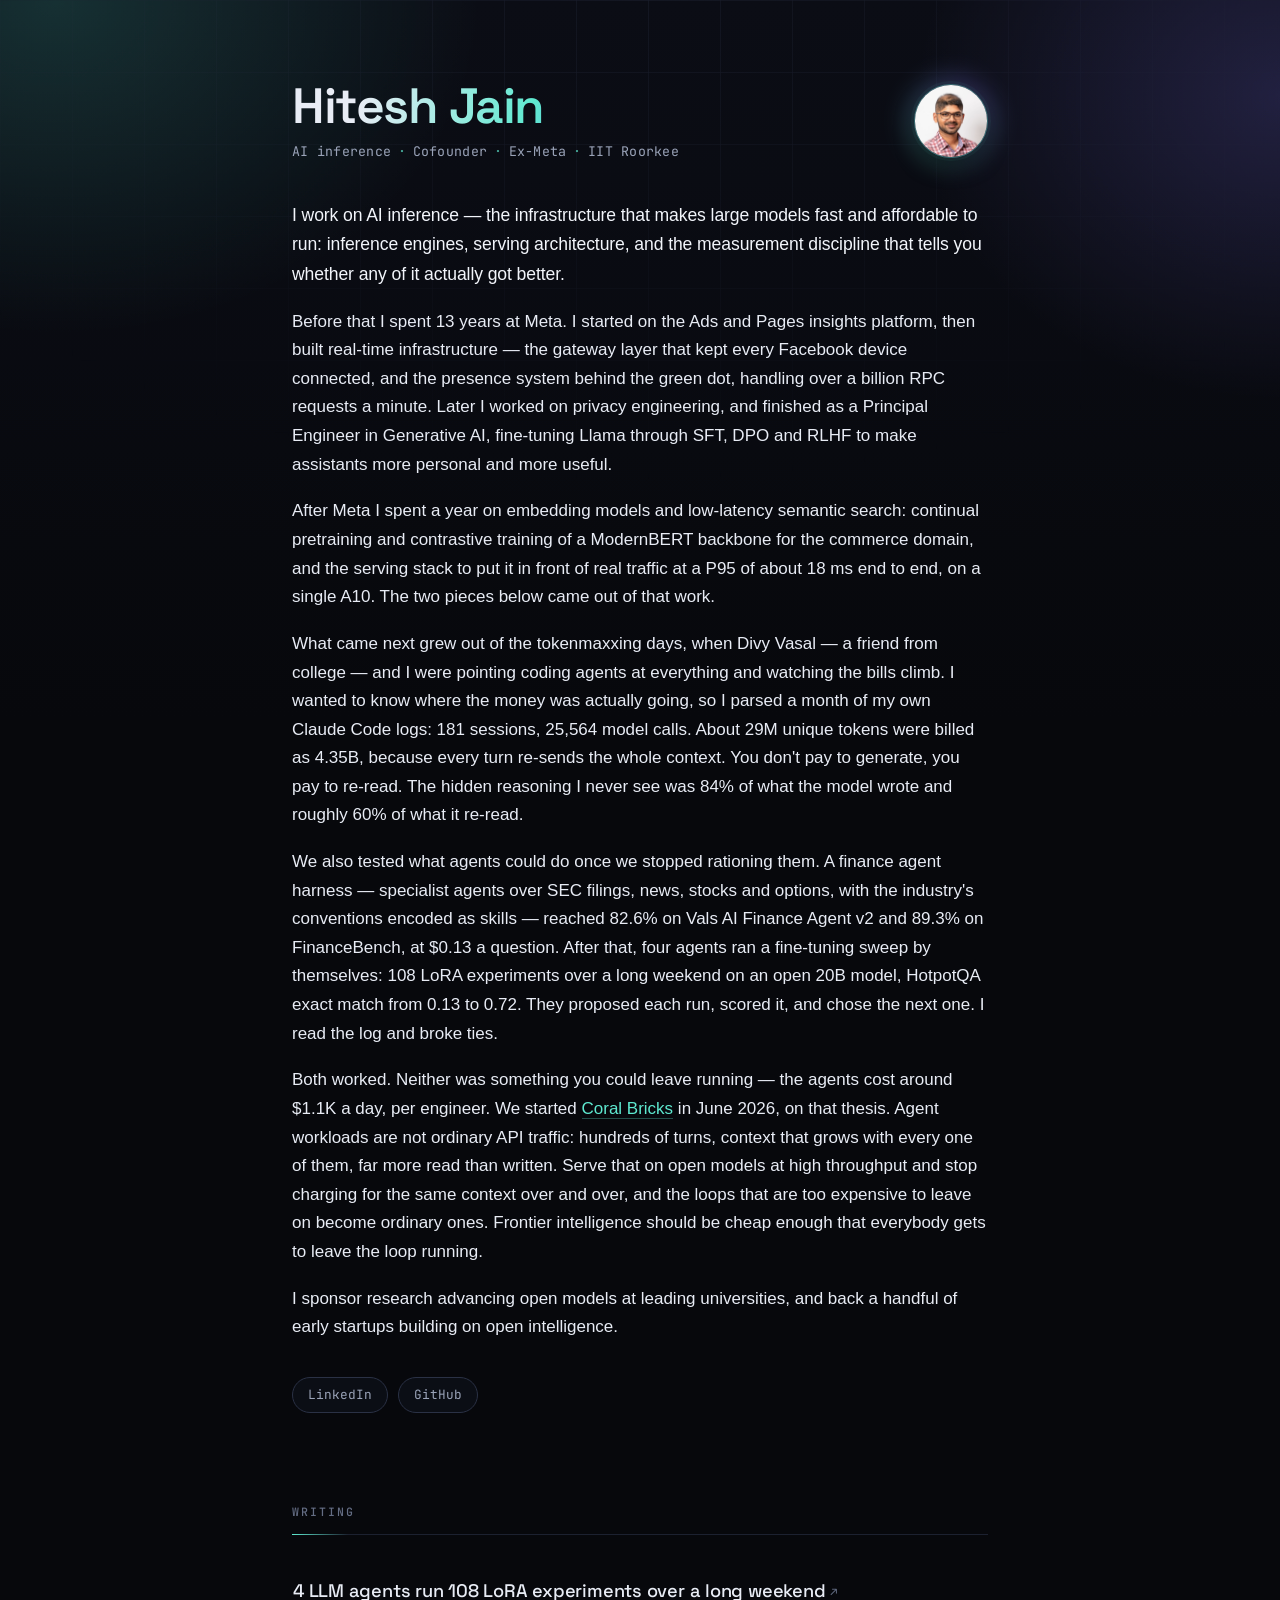
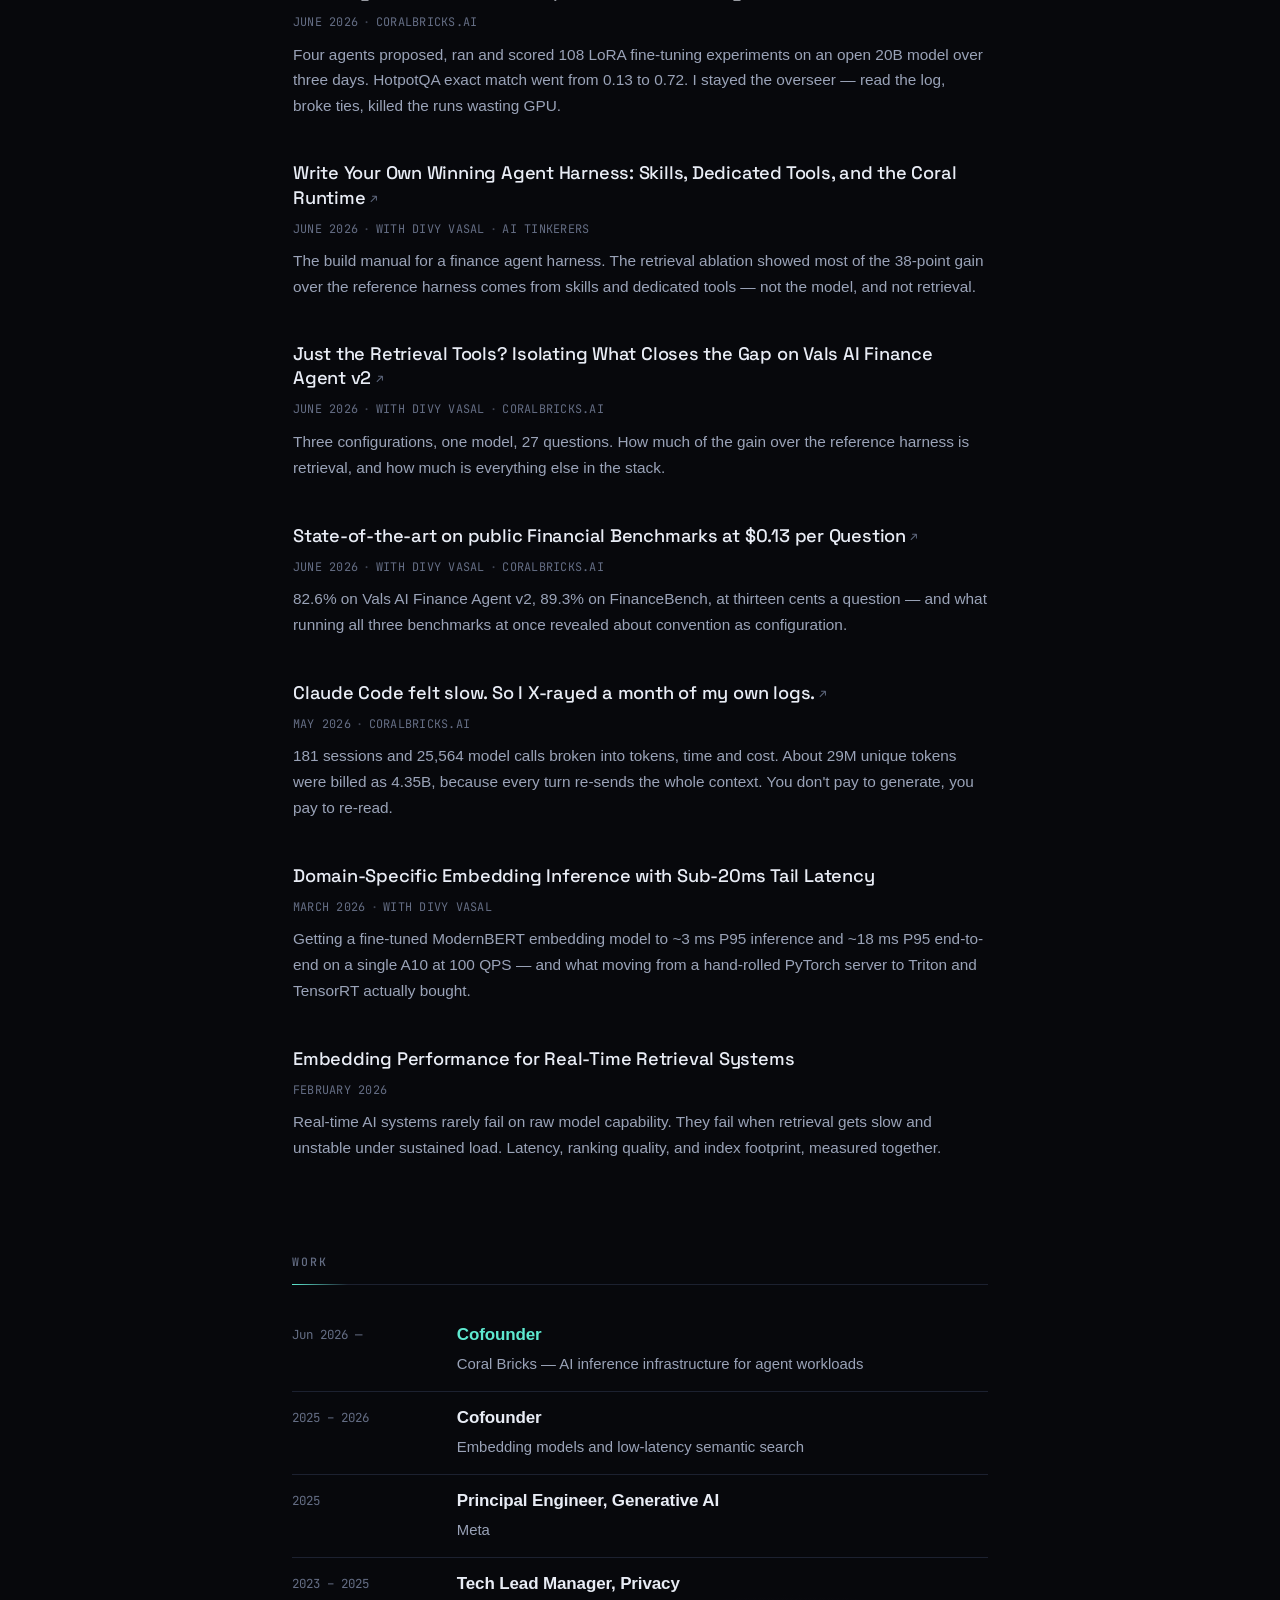
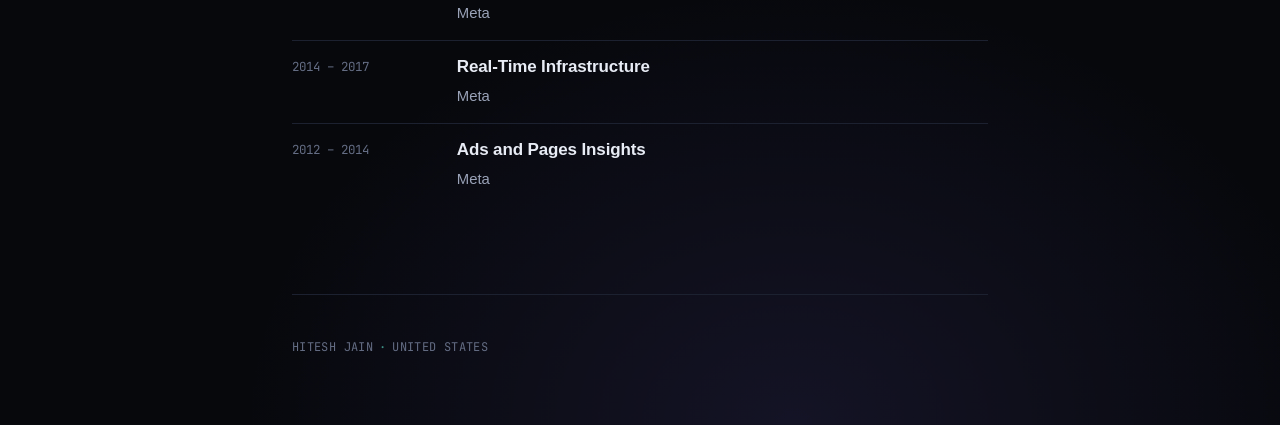
<file: index.html>
<!DOCTYPE html>
<html lang="en">
<head>
<meta charset="utf-8">
<meta name="viewport" content="width=device-width, initial-scale=1">
<title>Hitesh Jain</title>
<meta name="description" content="AI inference, founder, ex-Meta, IIT.">
<link rel="canonical" href="https://hiteshjain.tech/">
<meta property="og:type" content="website">
<meta property="og:title" content="Hitesh Jain">
<meta property="og:description" content="AI inference, founder, ex-Meta, IIT.">
<meta property="og:url" content="https://hiteshjain.tech/">
<meta property="og:image" content="https://hiteshjain.tech/images/hitesh.jpg">
<meta name="twitter:card" content="summary">
<meta name="twitter:image" content="https://hiteshjain.tech/images/hitesh.jpg">
<meta name="twitter:description" content="AI inference, founder, ex-Meta, IIT.">
<link rel="icon" href="data:image/svg+xml,<svg xmlns='http://www.w3.org/2000/svg' viewBox='0 0 100 100'><text y='.9em' font-size='90'>⌘</text></svg>">
<meta name="theme-color" content="#07080c">
<link rel="preconnect" href="https://fonts.googleapis.com">
<link rel="preconnect" href="https://fonts.gstatic.com" crossorigin>
<link rel="stylesheet" href="https://fonts.googleapis.com/css2?family=JetBrains+Mono:wght@400;500&family=Space+Grotesk:wght@500;600;700&display=swap">
<link rel="stylesheet" href="style.css">
<script>document.documentElement.classList.add("js");</script>
</head>
<body>

<div class="wrap">

  <header class="site">
    <div class="hero">
      <div class="hero-text">
        <h1>Hitesh Jain</h1>
        <p class="tagline">AI inference<span class="sep">·</span>Cofounder<span class="sep">·</span>Ex-Meta<span class="sep">·</span>IIT Roorkee</p>
      </div>
      <div class="hero-portrait">
        <img src="images/hitesh.jpg"
             srcset="images/hitesh@1x.jpg 600w, images/hitesh.jpg 1200w"
             sizes="(max-width: 34rem) 3.7rem, 4.6rem"
             width="1200" height="1200" alt="Hitesh Jain">
      </div>
    </div>

    <div class="lede">
      <p>I work on AI inference — the infrastructure that makes large models fast and affordable to run: inference engines, serving architecture, and the measurement discipline that tells you whether any of it actually got better.</p>
      <p>Before that I spent 13 years at Meta. I started on the Ads and Pages insights platform, then built real-time infrastructure — the gateway layer that kept every Facebook device connected, and the presence system behind the green dot, handling over a billion RPC requests a minute. Later I worked on privacy engineering, and finished as a Principal Engineer in Generative AI, fine-tuning Llama through SFT, DPO and RLHF to make assistants more personal and more useful.</p>
      <p>After Meta I spent a year on embedding models and low-latency semantic search: continual pretraining and contrastive training of a ModernBERT backbone for the commerce domain, and the serving stack to put it in front of real traffic at a P95 of about 18 ms end to end, on a single A10. The two pieces below came out of that work.</p>
      <p>What came next grew out of the tokenmaxxing days, when Divy Vasal — a friend from college — and I were pointing coding agents at everything and watching the bills climb. I wanted to know where the money was actually going, so I parsed a month of my own Claude Code logs: 181 sessions, 25,564 model calls. About 29M unique tokens were billed as 4.35B, because every turn re-sends the whole context. You don't pay to generate, you pay to re-read. The hidden reasoning I never see was 84% of what the model wrote and roughly 60% of what it re-read.</p>
      <p>We also tested what agents could do once we stopped rationing them. A finance agent harness — specialist agents over SEC filings, news, stocks and options, with the industry's conventions encoded as skills — reached 82.6% on Vals AI Finance Agent v2 and 89.3% on FinanceBench, at $0.13 a question. After that, four agents ran a fine-tuning sweep by themselves: 108 LoRA experiments over a long weekend on an open 20B model, HotpotQA exact match from 0.13 to 0.72. They proposed each run, scored it, and chose the next one. I read the log and broke ties.</p>
      <p>Both worked. Neither was something you could leave running — the agents cost around $1.1K a day, per engineer. We started <a href="https://www.coralbricks.ai" target="_blank" rel="noopener">Coral Bricks</a> in June 2026, on that thesis. Agent workloads are not ordinary API traffic: hundreds of turns, context that grows with every one of them, far more read than written. Serve that on open models at high throughput and stop charging for the same context over and over, and the loops that are too expensive to leave on become ordinary ones. Frontier intelligence should be cheap enough that everybody gets to leave the loop running.</p>
      <p>I sponsor research advancing open models at leading universities, and back a handful of early startups building on open intelligence.</p>
    </div>

    <ul class="links">
      <li><a href="https://www.linkedin.com/in/jain-hitesh/">LinkedIn</a></li>
      <li><a href="https://github.com/hiteshjain118">GitHub</a></li>
    </ul>
  </header>

  <section id="writing" class="reveal">
    <h2>Writing</h2>
    <ul class="posts">

      <li>
        <a class="post-title ext" href="https://www.coralbricks.ai/research/lora-trajectory/" target="_blank" rel="noopener">4 LLM agents run 108 LoRA experiments over a long weekend</a>
        <p class="post-meta">June 2026<span class="sep">·</span>coralbricks.ai</p>
        <p class="excerpt">Four agents proposed, ran and scored 108 LoRA fine-tuning experiments on an open 20B model over three days. HotpotQA exact match went from 0.13 to 0.72. I stayed the overseer — read the log, broke ties, killed the runs wasting GPU.</p>
      </li>

      <li>
        <a class="post-title ext" href="https://post-training.aitinkerers.org/p/how-to-write-a-winning-agent-harness-for-your-domain" target="_blank" rel="noopener">Write Your Own Winning Agent Harness: Skills, Dedicated Tools, and the Coral Runtime</a>
        <p class="post-meta">June 2026<span class="sep">·</span>with Divy Vasal<span class="sep">·</span>AI Tinkerers</p>
        <p class="excerpt">The build manual for a finance agent harness. The retrieval ablation showed most of the 38-point gain over the reference harness comes from skills and dedicated tools — not the model, and not retrieval.</p>
      </li>

      <li>
        <a class="post-title ext" href="https://www.coralbricks.ai/blog/coral-retrieval-vs-full-stack" target="_blank" rel="noopener">Just the Retrieval Tools? Isolating What Closes the Gap on Vals AI Finance Agent v2</a>
        <p class="post-meta">June 2026<span class="sep">·</span>with Divy Vasal<span class="sep">·</span>coralbricks.ai</p>
        <p class="excerpt">Three configurations, one model, 27 questions. How much of the gain over the reference harness is retrieval, and how much is everything else in the stack.</p>
      </li>

      <li>
        <a class="post-title ext" href="https://www.coralbricks.ai/blog/finance-benchmarks" target="_blank" rel="noopener">State-of-the-art on public Financial Benchmarks at $0.13 per Question</a>
        <p class="post-meta">June 2026<span class="sep">·</span>with Divy Vasal<span class="sep">·</span>coralbricks.ai</p>
        <p class="excerpt">82.6% on Vals AI Finance Agent v2, 89.3% on FinanceBench, at thirteen cents a question — and what running all three benchmarks at once revealed about convention as configuration.</p>
      </li>

      <li>
        <a class="post-title ext" href="https://www.coralbricks.ai/blog/claude-code-token-xray" target="_blank" rel="noopener">Claude Code felt slow. So I X-rayed a month of my own logs.</a>
        <p class="post-meta">May 2026<span class="sep">·</span>coralbricks.ai</p>
        <p class="excerpt">181 sessions and 25,564 model calls broken into tokens, time and cost. About 29M unique tokens were billed as 4.35B, because every turn re-sends the whole context. You don't pay to generate, you pay to re-read.</p>
      </li>

      <li>
        <a class="post-title" href="writing/embedding-inference.html">Domain-Specific Embedding Inference with Sub-20ms Tail Latency</a>
        <p class="post-meta">March 2026<span class="sep">·</span>with Divy Vasal</p>
        <p class="excerpt">Getting a fine-tuned ModernBERT embedding model to ~3 ms P95 inference and ~18 ms P95 end-to-end on a single A10 at 100 QPS — and what moving from a hand-rolled PyTorch server to Triton and TensorRT actually bought.</p>
      </li>

      <li>
        <a class="post-title" href="writing/embedding-performance.html">Embedding Performance for Real-Time Retrieval Systems</a>
        <p class="post-meta">February 2026</p>
        <p class="excerpt">Real-time AI systems rarely fail on raw model capability. They fail when retrieval gets slow and unstable under sustained load. Latency, ranking quality, and index footprint, measured together.</p>
      </li>

    </ul>
  </section>

  <section id="work" class="reveal">
    <h2>Work</h2>
    <ul class="roles">
      <li>
        <span class="when">Jun 2026 —</span>
        <span class="what"><strong>Cofounder</strong><span>Coral Bricks — AI inference infrastructure for agent workloads</span></span>
      </li>
      <li>
        <span class="when">2025 – 2026</span>
        <span class="what"><strong>Cofounder</strong><span>Embedding models and low-latency semantic search</span></span>
      </li>
      <li>
        <span class="when">2025</span>
        <span class="what"><strong>Principal Engineer, Generative AI</strong><span>Meta</span></span>
      </li>
      <li>
        <span class="when">2023 – 2025</span>
        <span class="what"><strong>Tech Lead Manager, Privacy</strong><span>Meta</span></span>
      </li>
      <li>
        <span class="when">2014 – 2017</span>
        <span class="what"><strong>Real-Time Infrastructure</strong><span>Meta</span></span>
      </li>
      <li>
        <span class="when">2012 – 2014</span>
        <span class="what"><strong>Ads and Pages Insights</strong><span>Meta</span></span>
      </li>
    </ul>
  </section>

  <footer class="site reveal">
    <p>Hitesh Jain<span class="sep">·</span>United States</p>
  </footer>

</div>

<script>
(function () {
  var els = document.querySelectorAll('.reveal');
  if (!('IntersectionObserver' in window) ||
      window.matchMedia('(prefers-reduced-motion: reduce)').matches) {
    els.forEach(function (el) { el.classList.add('in'); });
    return;
  }
  var io = new IntersectionObserver(function (entries) {
    entries.forEach(function (e) {
      if (e.isIntersecting) { e.target.classList.add('in'); io.unobserve(e.target); }
    });
  }, { rootMargin: '0px 0px -12% 0px' });
  els.forEach(function (el) { io.observe(el); });
})();
</script>

</body>
</html>
</file>
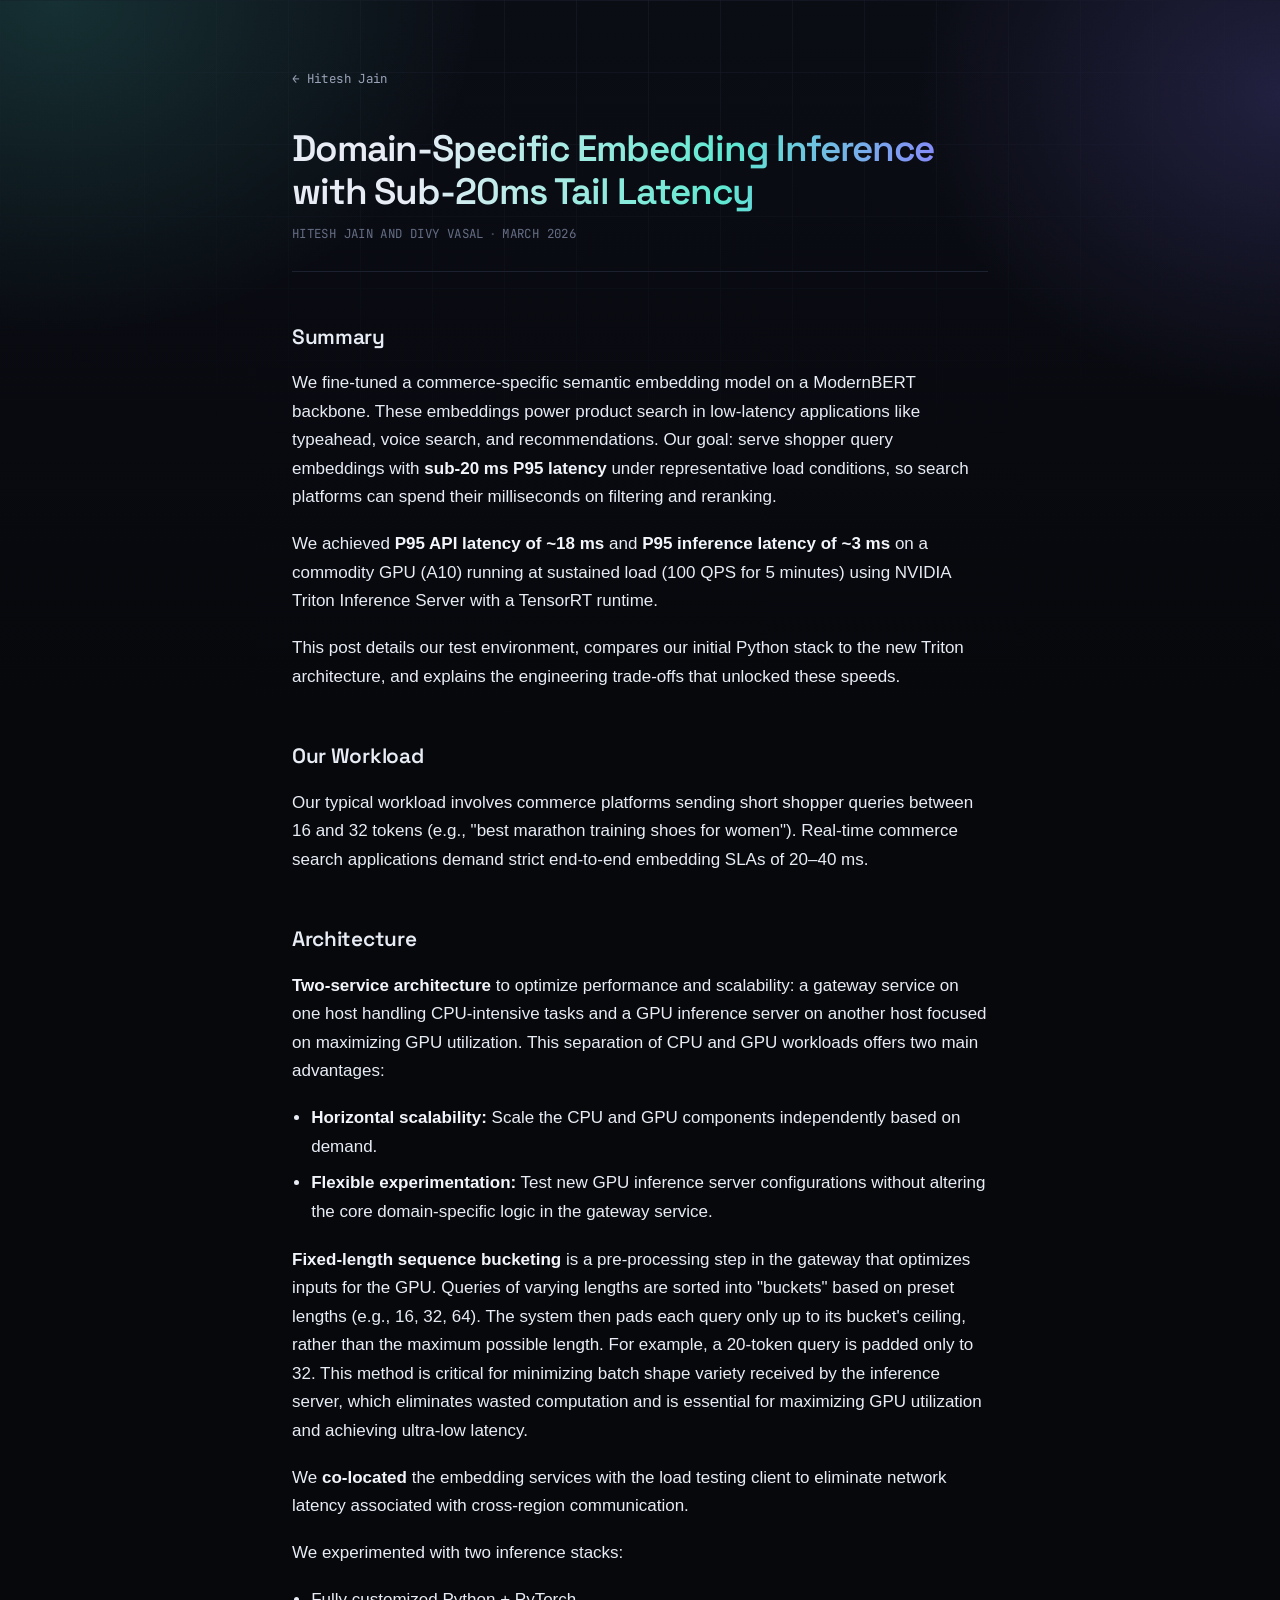
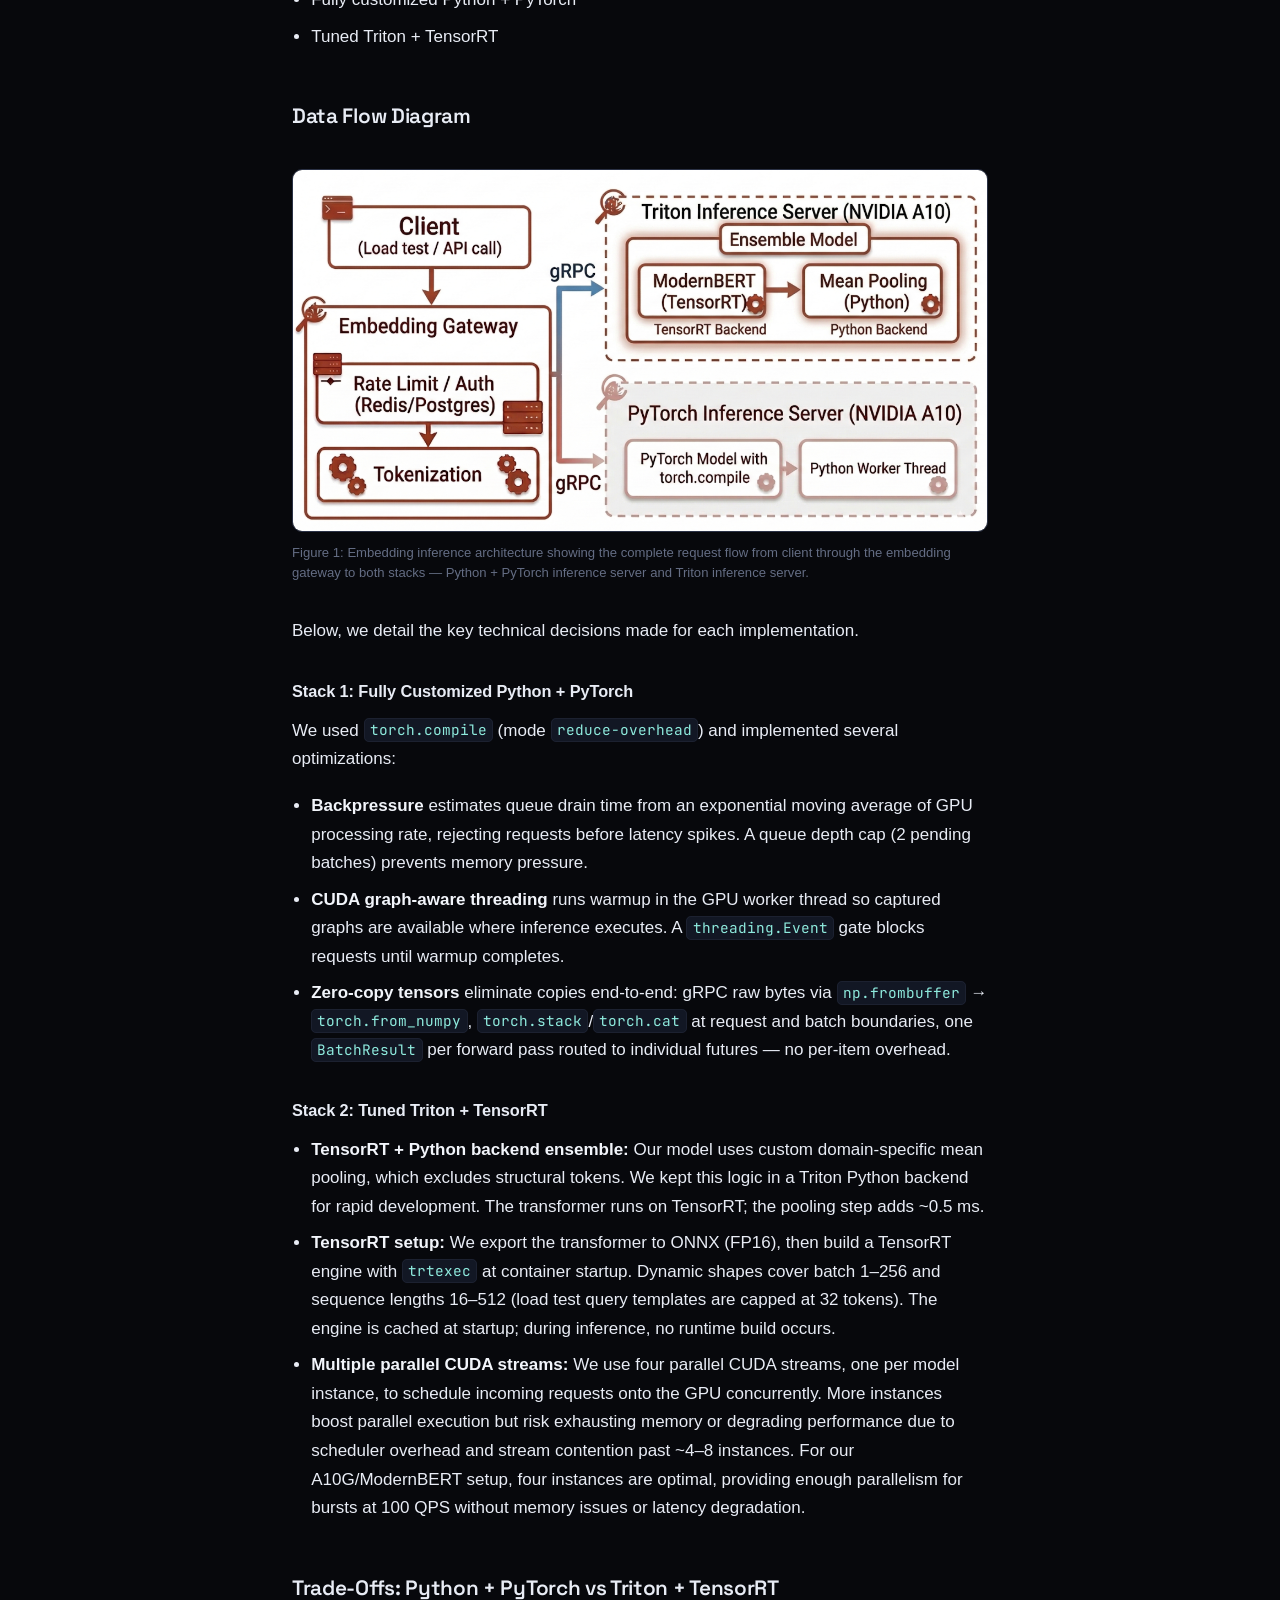
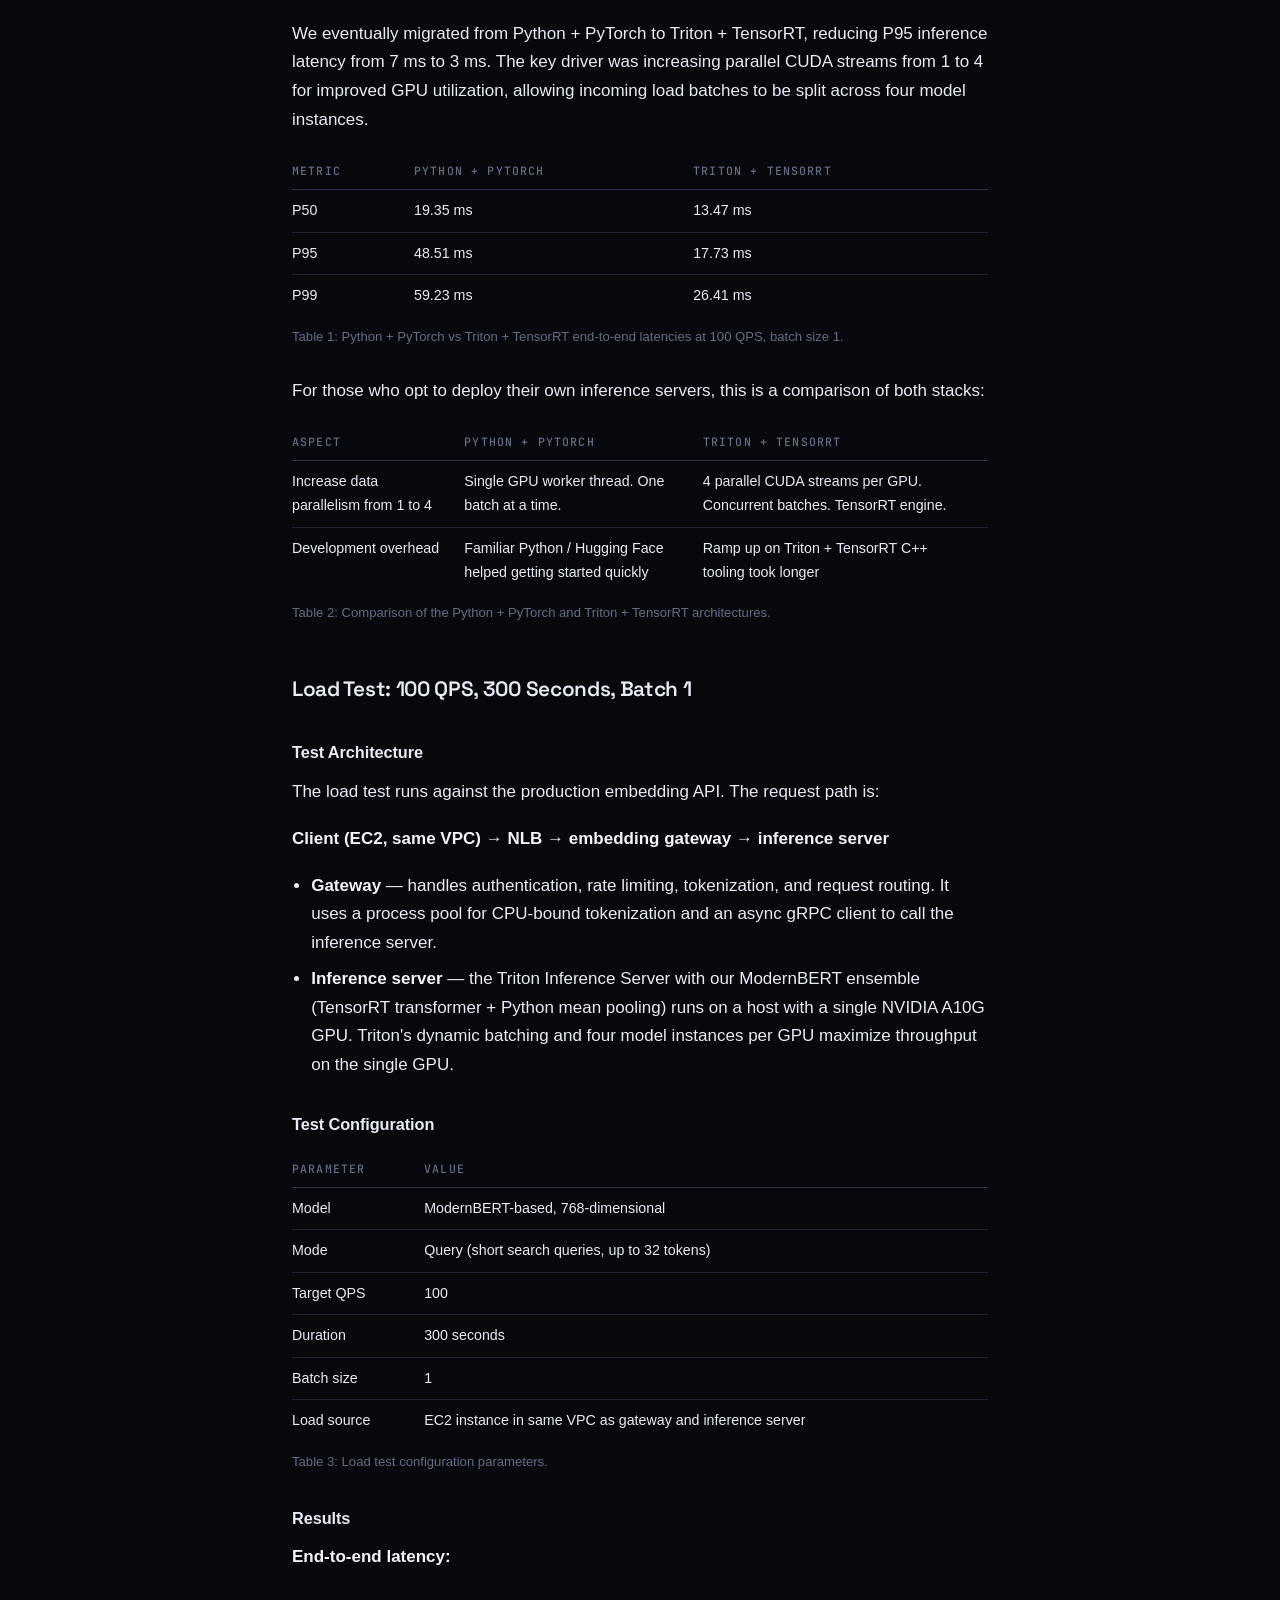
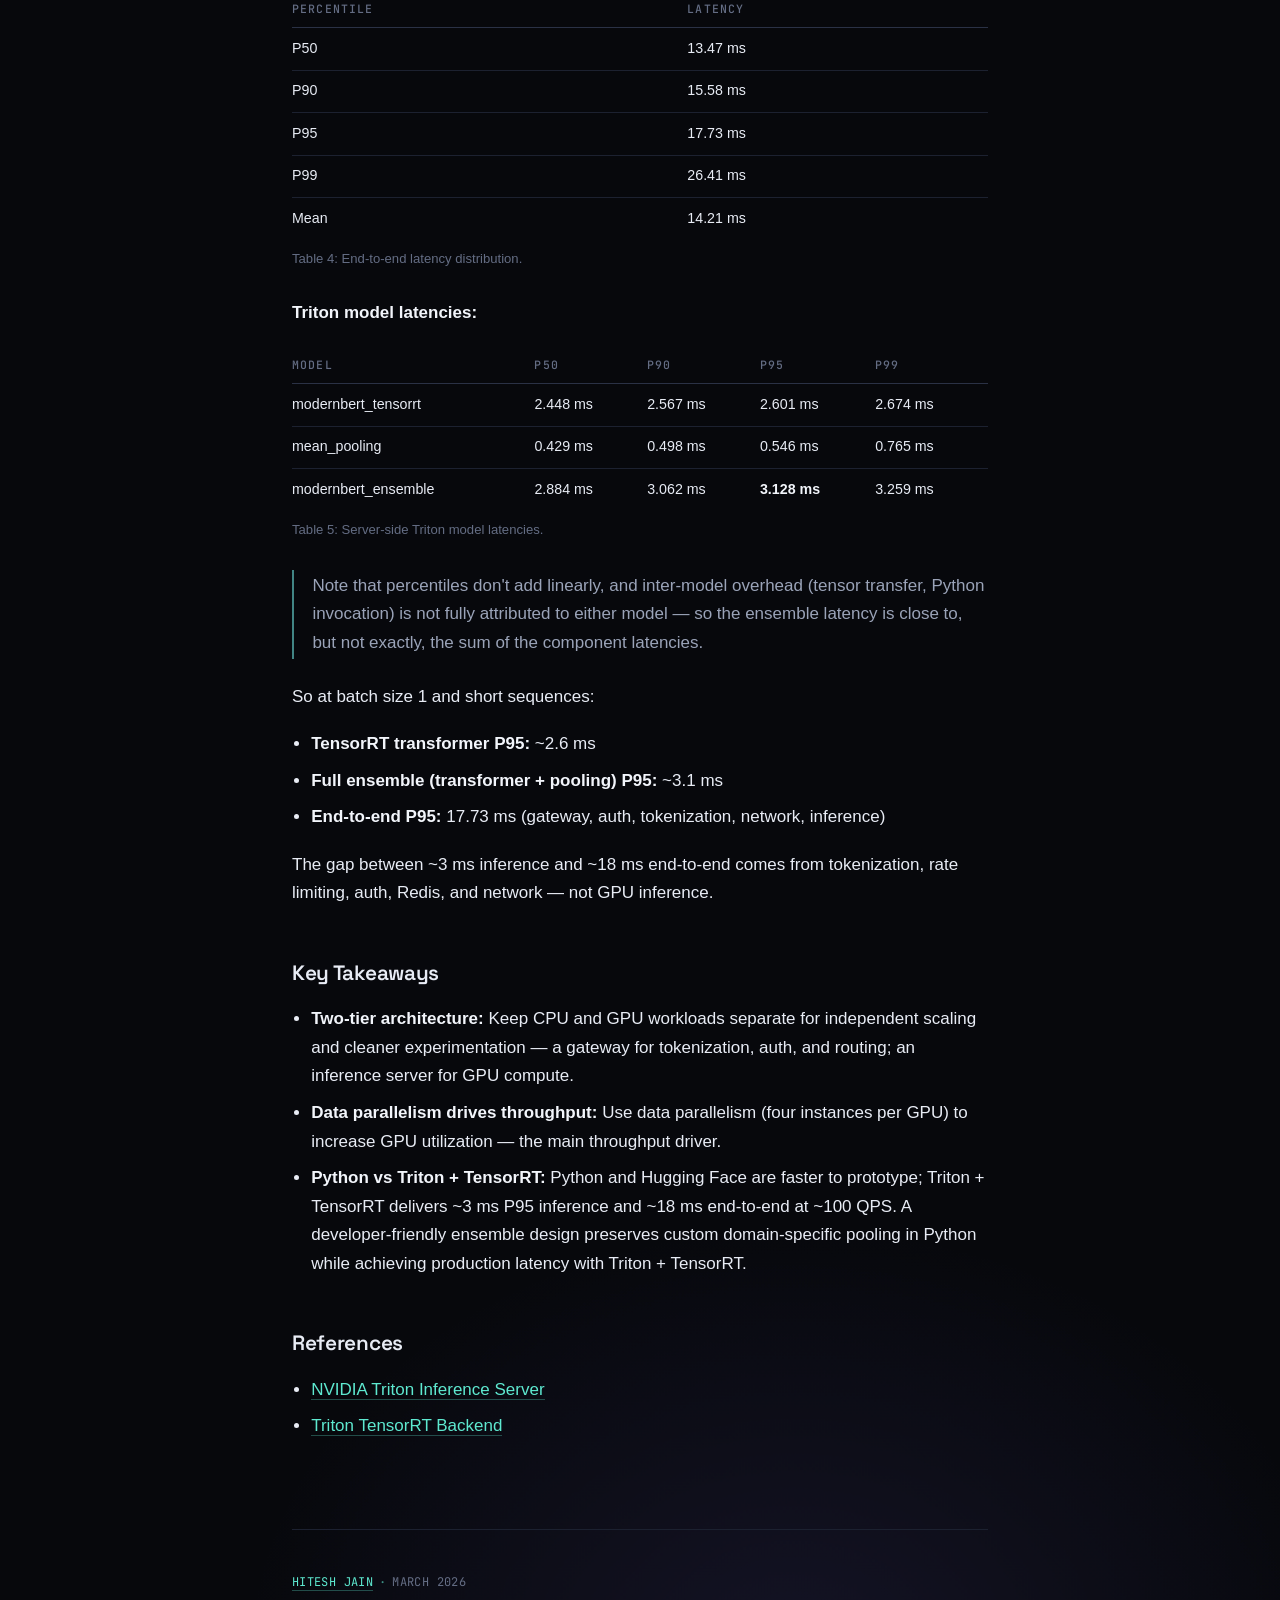
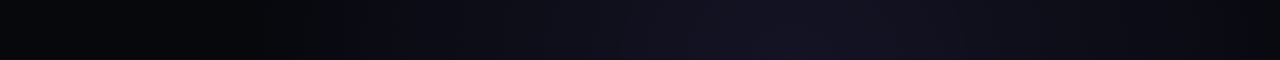
<file: writing/embedding-inference.html>
<!DOCTYPE html>
<html lang="en">
<head>
<meta charset="utf-8">
<meta name="viewport" content="width=device-width, initial-scale=1">
<title>Domain-Specific Embedding Inference with Sub-20ms Tail Latency — Hitesh Jain</title>
<meta name="description" content="How we reached ~18 ms P95 API latency and ~3 ms P95 inference latency for a domain-specific ModernBERT embedding model using NVIDIA Triton Inference Server with a TensorRT runtime.">
<link rel="canonical" href="https://hiteshjain.tech/writing/embedding-inference.html">
<meta property="og:type" content="article">
<meta property="og:title" content="Domain-Specific Embedding Inference with Sub-20ms Tail Latency">
<meta property="og:description" content="~18 ms P95 end-to-end and ~3 ms P95 inference for a ModernBERT embedding model on a single A10, using Triton and TensorRT.">
<meta property="og:url" content="https://hiteshjain.tech/writing/embedding-inference.html">
<meta name="twitter:card" content="summary">
<link rel="icon" href="data:image/svg+xml,<svg xmlns='http://www.w3.org/2000/svg' viewBox='0 0 100 100'><text y='.9em' font-size='90'>⌘</text></svg>">
<meta name="theme-color" content="#07080c">
<link rel="preconnect" href="https://fonts.googleapis.com">
<link rel="preconnect" href="https://fonts.gstatic.com" crossorigin>
<link rel="stylesheet" href="https://fonts.googleapis.com/css2?family=JetBrains+Mono:wght@400;500&family=Space+Grotesk:wght@500;600;700&display=swap">
<link rel="stylesheet" href="../style.css">
</head>
<body>

<div class="wrap">

  <article>

    <a class="back" href="../">← Hitesh Jain</a>

    <h1>Domain-Specific Embedding Inference with Sub-20ms Tail Latency</h1>
    <p class="byline">Hitesh Jain and Divy Vasal<span class="sep">·</span>March 2026</p>

    <h2>Summary</h2>

    <p>We fine-tuned a commerce-specific semantic embedding model on a ModernBERT backbone. These embeddings power product search in low-latency applications like typeahead, voice search, and recommendations. Our goal: serve shopper query embeddings with <strong>sub-20 ms P95 latency</strong> under representative load conditions, so search platforms can spend their milliseconds on filtering and reranking.</p>

    <p>We achieved <strong>P95 API latency of ~18 ms</strong> and <strong>P95 inference latency of ~3 ms</strong> on a commodity GPU (A10) running at sustained load (100 QPS for 5 minutes) using NVIDIA Triton Inference Server with a TensorRT runtime.</p>

    <p>This post details our test environment, compares our initial Python stack to the new Triton architecture, and explains the engineering trade-offs that unlocked these speeds.</p>

    <h2>Our Workload</h2>

    <p>Our typical workload involves commerce platforms sending short shopper queries between 16 and 32 tokens (e.g., "best marathon training shoes for women"). Real-time commerce search applications demand strict end-to-end embedding SLAs of 20–40 ms.</p>

    <h2>Architecture</h2>

    <p><strong>Two-service architecture</strong> to optimize performance and scalability: a gateway service on one host handling CPU-intensive tasks and a GPU inference server on another host focused on maximizing GPU utilization. This separation of CPU and GPU workloads offers two main advantages:</p>

    <ul>
      <li><strong>Horizontal scalability:</strong> Scale the CPU and GPU components independently based on demand.</li>
      <li><strong>Flexible experimentation:</strong> Test new GPU inference server configurations without altering the core domain-specific logic in the gateway service.</li>
    </ul>

    <p><strong>Fixed-length sequence bucketing</strong> is a pre-processing step in the gateway that optimizes inputs for the GPU. Queries of varying lengths are sorted into "buckets" based on preset lengths (e.g., 16, 32, 64). The system then pads each query only up to its bucket's ceiling, rather than the maximum possible length. For example, a 20-token query is padded only to 32. This method is critical for minimizing batch shape variety received by the inference server, which eliminates wasted computation and is essential for maximizing GPU utilization and achieving ultra-low latency.</p>

    <p>We <strong>co-located</strong> the embedding services with the load testing client to eliminate network latency associated with cross-region communication.</p>

    <p>We experimented with two inference stacks:</p>

    <ul>
      <li>Fully customized Python + PyTorch</li>
      <li>Tuned Triton + TensorRT</li>
    </ul>

    <h2>Data Flow Diagram</h2>

    <figure>
      <img src="../images/data-flow-diagram.png" alt="Embedding inference architecture showing the request flow from client through the embedding gateway to both stacks: a PyTorch inference server and a Triton inference server">
      <figcaption>Figure 1: Embedding inference architecture showing the complete request flow from client through the embedding gateway to both stacks — Python + PyTorch inference server and Triton inference server.</figcaption>
    </figure>

    <p>Below, we detail the key technical decisions made for each implementation.</p>

    <h3>Stack 1: Fully Customized Python + PyTorch</h3>

    <p>We used <code>torch.compile</code> (mode <code>reduce-overhead</code>) and implemented several optimizations:</p>

    <ul>
      <li><strong>Backpressure</strong> estimates queue drain time from an exponential moving average of GPU processing rate, rejecting requests before latency spikes. A queue depth cap (2 pending batches) prevents memory pressure.</li>
      <li><strong>CUDA graph-aware threading</strong> runs warmup in the GPU worker thread so captured graphs are available where inference executes. A <code>threading.Event</code> gate blocks requests until warmup completes.</li>
      <li><strong>Zero-copy tensors</strong> eliminate copies end-to-end: gRPC raw bytes via <code>np.frombuffer</code> → <code>torch.from_numpy</code>, <code>torch.stack</code>/<code>torch.cat</code> at request and batch boundaries, one <code>BatchResult</code> per forward pass routed to individual futures — no per-item overhead.</li>
    </ul>

    <h3>Stack 2: Tuned Triton + TensorRT</h3>

    <ul>
      <li><strong>TensorRT + Python backend ensemble:</strong> Our model uses custom domain-specific mean pooling, which excludes structural tokens. We kept this logic in a Triton Python backend for rapid development. The transformer runs on TensorRT; the pooling step adds ~0.5 ms.</li>
      <li><strong>TensorRT setup:</strong> We export the transformer to ONNX (FP16), then build a TensorRT engine with <code>trtexec</code> at container startup. Dynamic shapes cover batch 1–256 and sequence lengths 16–512 (load test query templates are capped at 32 tokens). The engine is cached at startup; during inference, no runtime build occurs.</li>
      <li><strong>Multiple parallel CUDA streams:</strong> We use four parallel CUDA streams, one per model instance, to schedule incoming requests onto the GPU concurrently. More instances boost parallel execution but risk exhausting memory or degrading performance due to scheduler overhead and stream contention past ~4–8 instances. For our A10G/ModernBERT setup, four instances are optimal, providing enough parallelism for bursts at 100 QPS without memory issues or latency degradation.</li>
    </ul>

    <h2>Trade-Offs: Python + PyTorch vs Triton + TensorRT</h2>

    <p>We eventually migrated from Python + PyTorch to Triton + TensorRT, reducing P95 inference latency from 7 ms to 3 ms. The key driver was increasing parallel CUDA streams from 1 to 4 for improved GPU utilization, allowing incoming load batches to be split across four model instances.</p>

    <div class="table-scroll">
    <table>
      <thead><tr><th>Metric</th><th>Python + PyTorch</th><th>Triton + TensorRT</th></tr></thead>
      <tbody>
        <tr><td>P50</td><td>19.35 ms</td><td>13.47 ms</td></tr>
        <tr><td>P95</td><td>48.51 ms</td><td>17.73 ms</td></tr>
        <tr><td>P99</td><td>59.23 ms</td><td>26.41 ms</td></tr>
      </tbody>
    </table>
    </div>
    <p class="note">Table 1: Python + PyTorch vs Triton + TensorRT end-to-end latencies at 100 QPS, batch size 1.</p>

    <p>For those who opt to deploy their own inference servers, this is a comparison of both stacks:</p>

    <div class="table-scroll">
    <table class="prose">
      <thead><tr><th>Aspect</th><th>Python + PyTorch</th><th>Triton + TensorRT</th></tr></thead>
      <tbody>
        <tr><td>Increase data parallelism from 1 to 4</td><td>Single GPU worker thread. One batch at a time.</td><td>4 parallel CUDA streams per GPU. Concurrent batches. TensorRT engine.</td></tr>
        <tr><td>Development overhead</td><td>Familiar Python / Hugging Face helped getting started quickly</td><td>Ramp up on Triton + TensorRT C++ tooling took longer</td></tr>
      </tbody>
    </table>
    </div>
    <p class="note">Table 2: Comparison of the Python + PyTorch and Triton + TensorRT architectures.</p>

    <h2>Load Test: 100 QPS, 300 Seconds, Batch 1</h2>

    <h3>Test Architecture</h3>

    <p>The load test runs against the production embedding API. The request path is:</p>

    <p><strong>Client (EC2, same VPC) → NLB → embedding gateway → inference server</strong></p>

    <ul>
      <li><strong>Gateway</strong> — handles authentication, rate limiting, tokenization, and request routing. It uses a process pool for CPU-bound tokenization and an async gRPC client to call the inference server.</li>
      <li><strong>Inference server</strong> — the Triton Inference Server with our ModernBERT ensemble (TensorRT transformer + Python mean pooling) runs on a host with a single NVIDIA A10G GPU. Triton's dynamic batching and four model instances per GPU maximize throughput on the single GPU.</li>
    </ul>

    <h3>Test Configuration</h3>

    <div class="table-scroll">
    <table class="prose">
      <thead><tr><th>Parameter</th><th>Value</th></tr></thead>
      <tbody>
        <tr><td>Model</td><td>ModernBERT-based, 768-dimensional</td></tr>
        <tr><td>Mode</td><td>Query (short search queries, up to 32 tokens)</td></tr>
        <tr><td>Target QPS</td><td>100</td></tr>
        <tr><td>Duration</td><td>300 seconds</td></tr>
        <tr><td>Batch size</td><td>1</td></tr>
        <tr><td>Load source</td><td>EC2 instance in same VPC as gateway and inference server</td></tr>
      </tbody>
    </table>
    </div>
    <p class="note">Table 3: Load test configuration parameters.</p>

    <h3>Results</h3>

    <p><strong>End-to-end latency:</strong></p>

    <div class="table-scroll">
    <table>
      <thead><tr><th>Percentile</th><th>Latency</th></tr></thead>
      <tbody>
        <tr><td>P50</td><td>13.47 ms</td></tr>
        <tr><td>P90</td><td>15.58 ms</td></tr>
        <tr><td>P95</td><td>17.73 ms</td></tr>
        <tr><td>P99</td><td>26.41 ms</td></tr>
        <tr><td>Mean</td><td>14.21 ms</td></tr>
      </tbody>
    </table>
    </div>
    <p class="note">Table 4: End-to-end latency distribution.</p>

    <p><strong>Triton model latencies:</strong></p>

    <div class="table-scroll">
    <table>
      <thead><tr><th>Model</th><th>P50</th><th>P90</th><th>P95</th><th>P99</th></tr></thead>
      <tbody>
        <tr><td>modernbert_tensorrt</td><td>2.448 ms</td><td>2.567 ms</td><td>2.601 ms</td><td>2.674 ms</td></tr>
        <tr><td>mean_pooling</td><td>0.429 ms</td><td>0.498 ms</td><td>0.546 ms</td><td>0.765 ms</td></tr>
        <tr><td>modernbert_ensemble</td><td>2.884 ms</td><td>3.062 ms</td><td><strong>3.128 ms</strong></td><td>3.259 ms</td></tr>
      </tbody>
    </table>
    </div>
    <p class="note">Table 5: Server-side Triton model latencies.</p>

    <blockquote>
      <p>Note that percentiles don't add linearly, and inter-model overhead (tensor transfer, Python invocation) is not fully attributed to either model — so the ensemble latency is close to, but not exactly, the sum of the component latencies.</p>
    </blockquote>

    <p>So at batch size 1 and short sequences:</p>

    <ul>
      <li><strong>TensorRT transformer P95:</strong> ~2.6 ms</li>
      <li><strong>Full ensemble (transformer + pooling) P95:</strong> ~3.1 ms</li>
      <li><strong>End-to-end P95:</strong> 17.73 ms (gateway, auth, tokenization, network, inference)</li>
    </ul>

    <p>The gap between ~3 ms inference and ~18 ms end-to-end comes from tokenization, rate limiting, auth, Redis, and network — not GPU inference.</p>

    <h2>Key Takeaways</h2>

    <ul>
      <li><strong>Two-tier architecture:</strong> Keep CPU and GPU workloads separate for independent scaling and cleaner experimentation — a gateway for tokenization, auth, and routing; an inference server for GPU compute.</li>
      <li><strong>Data parallelism drives throughput:</strong> Use data parallelism (four instances per GPU) to increase GPU utilization — the main throughput driver.</li>
      <li><strong>Python vs Triton + TensorRT:</strong> Python and Hugging Face are faster to prototype; Triton + TensorRT delivers ~3 ms P95 inference and ~18 ms end-to-end at ~100 QPS. A developer-friendly ensemble design preserves custom domain-specific pooling in Python while achieving production latency with Triton + TensorRT.</li>
    </ul>

    <h2>References</h2>

    <ul>
      <li><a href="https://github.com/triton-inference-server/server">NVIDIA Triton Inference Server</a></li>
      <li><a href="https://github.com/triton-inference-server/tensorrt_backend">Triton TensorRT Backend</a></li>
    </ul>

  </article>

  <footer class="site">
    <p><a href="../">Hitesh Jain</a><span class="sep">·</span>March 2026</p>
  </footer>

</div>

</body>
</html>
</file>
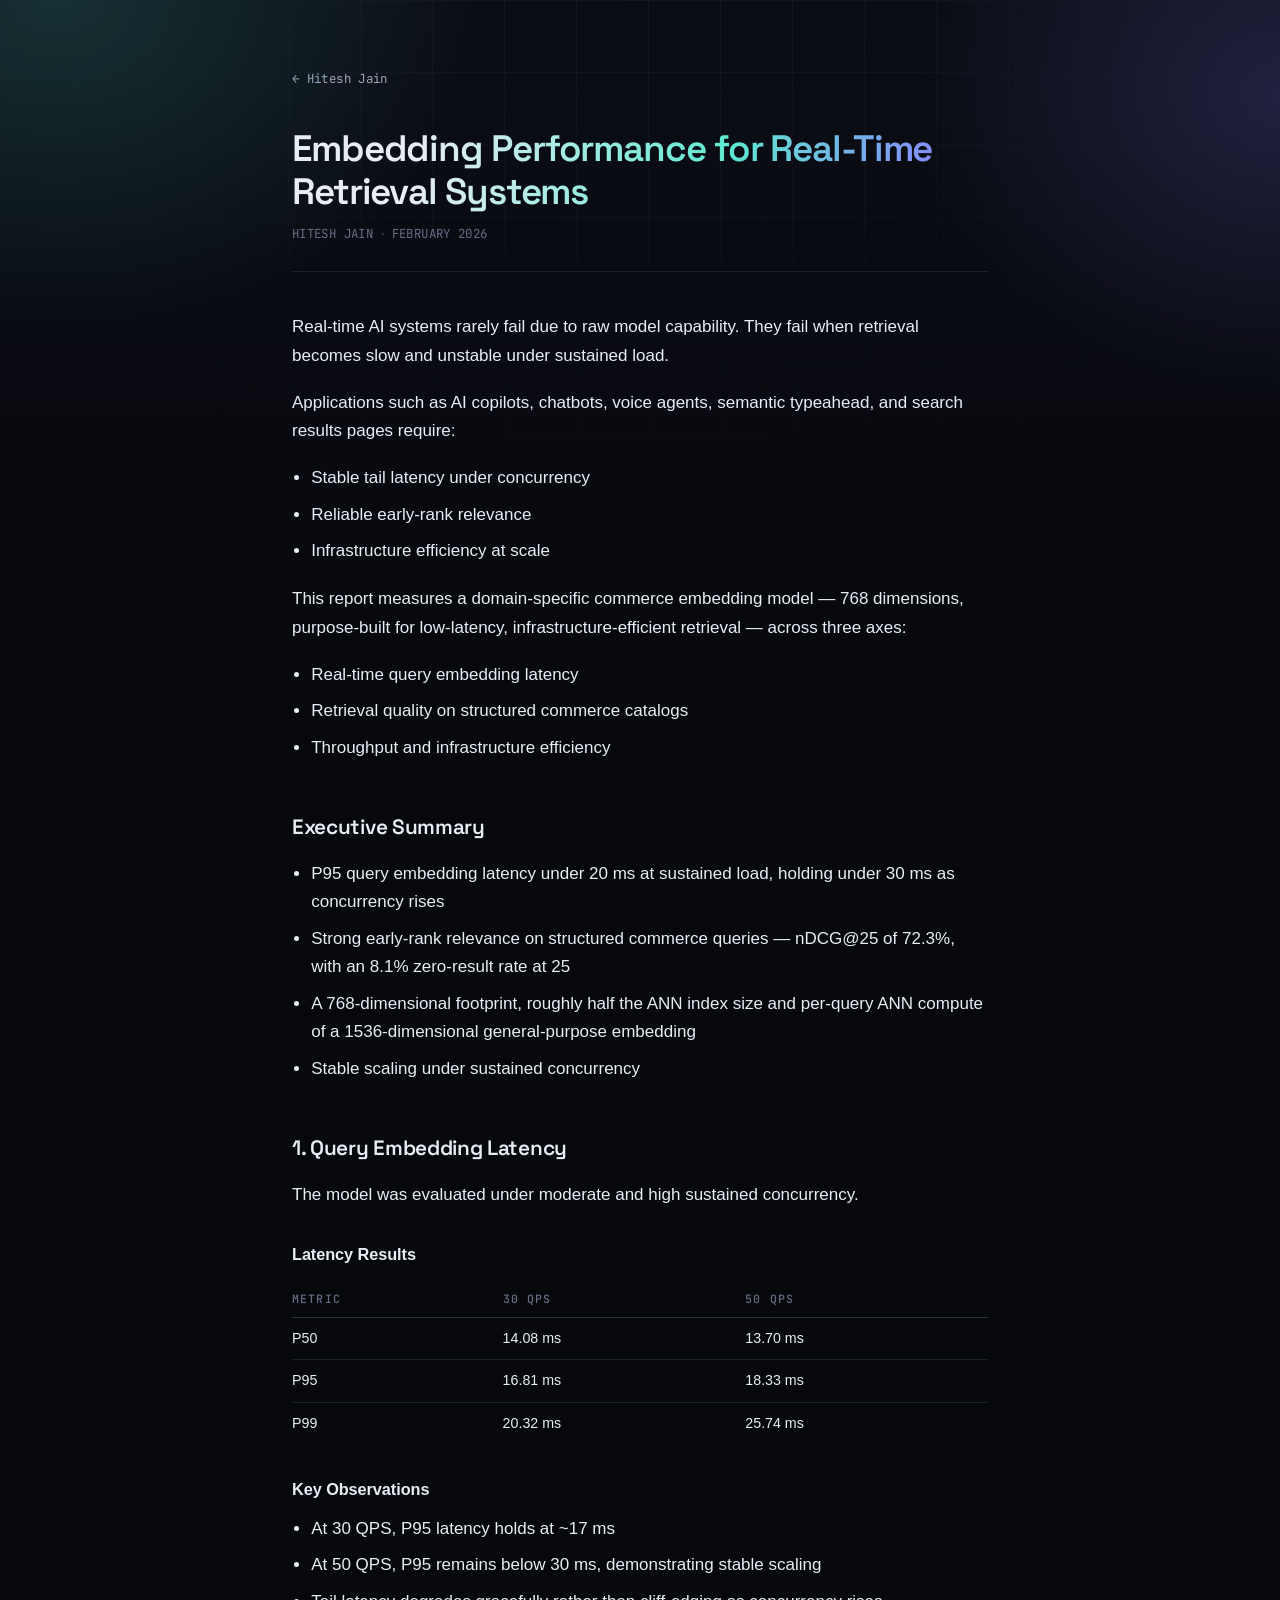
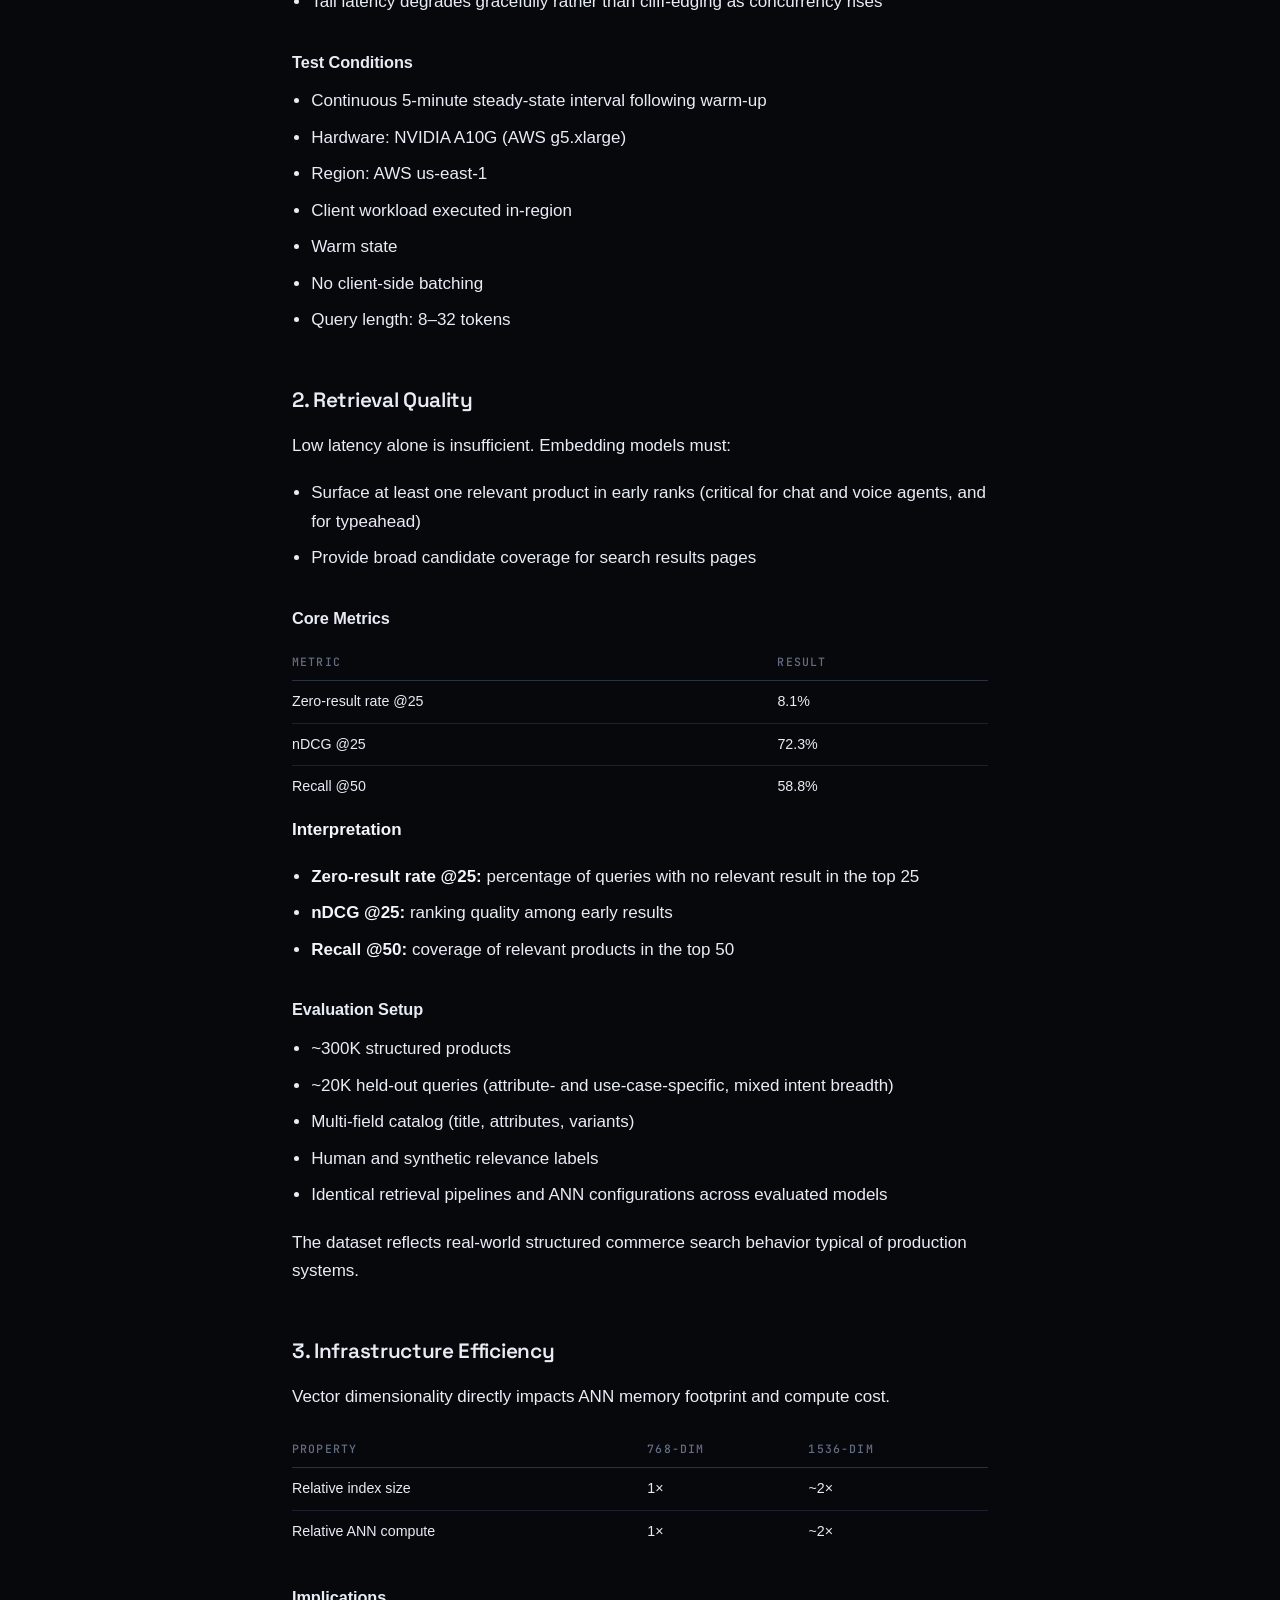
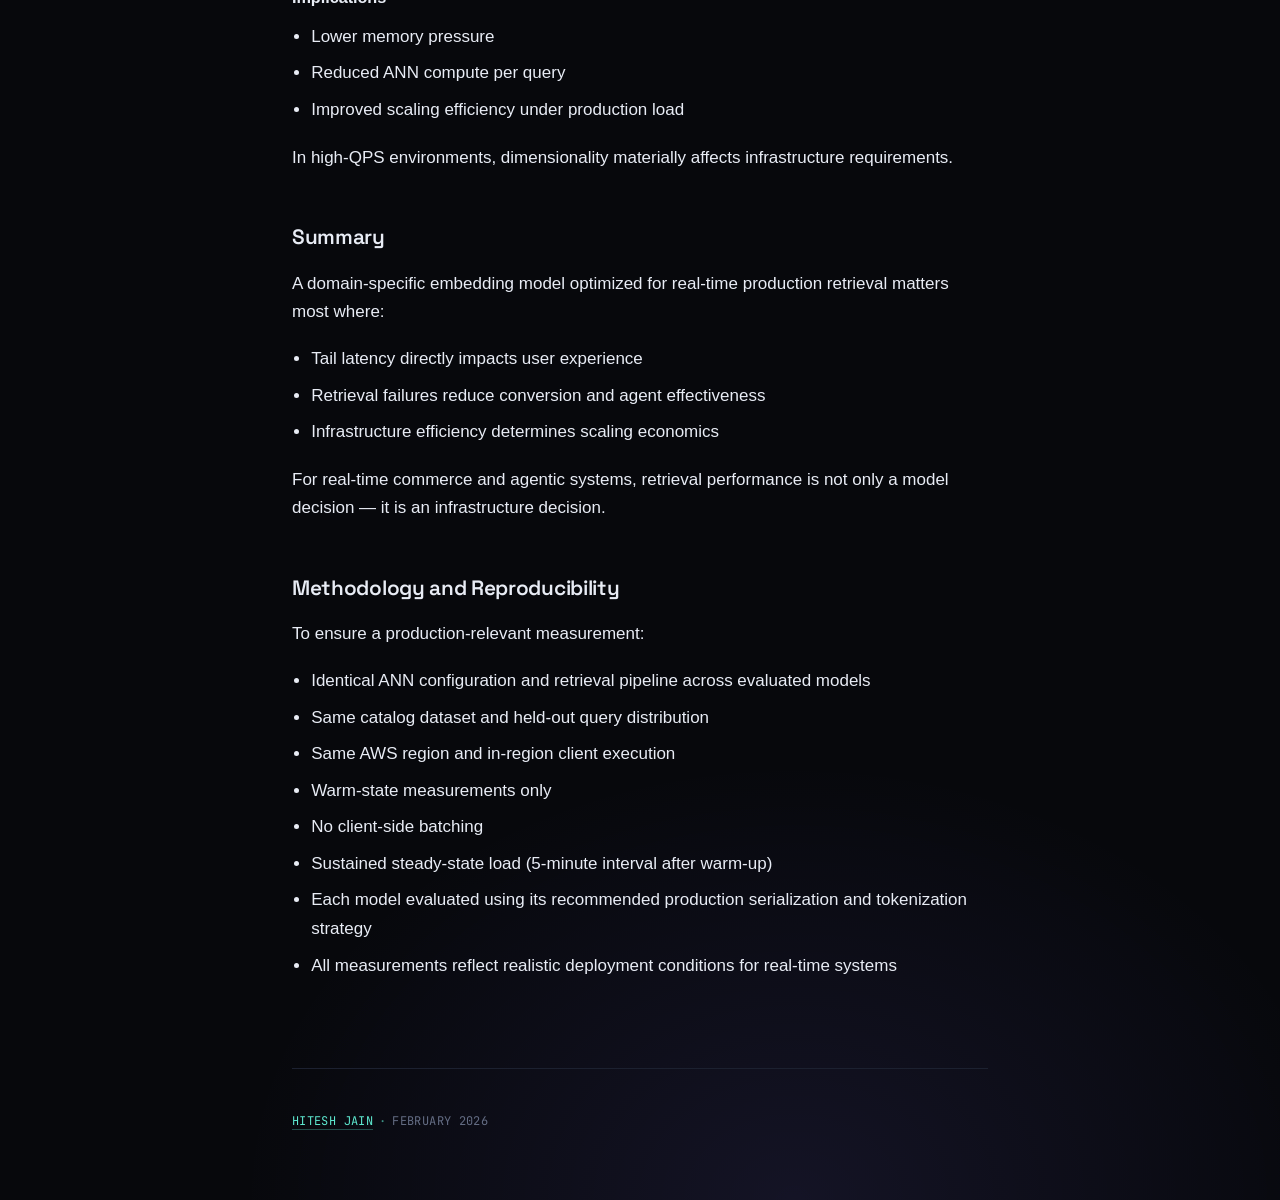
<file: writing/embedding-performance.html>
<!DOCTYPE html>
<html lang="en">
<head>
<meta charset="utf-8">
<meta name="viewport" content="width=device-width, initial-scale=1">
<title>Embedding Performance for Real-Time Retrieval Systems — Hitesh Jain</title>
<meta name="description" content="Real-time AI systems rarely fail on raw model capability. They fail when retrieval becomes slow and unstable under sustained load. Latency, ranking quality, and index footprint for a domain-specific commerce embedding model.">
<link rel="canonical" href="https://hiteshjain.tech/writing/embedding-performance.html">
<meta property="og:type" content="article">
<meta property="og:title" content="Embedding Performance for Real-Time Retrieval Systems">
<meta property="og:description" content="Latency, ranking quality, and index footprint for a domain-specific commerce embedding model, measured under sustained load.">
<meta property="og:url" content="https://hiteshjain.tech/writing/embedding-performance.html">
<meta name="twitter:card" content="summary">
<link rel="icon" href="data:image/svg+xml,<svg xmlns='http://www.w3.org/2000/svg' viewBox='0 0 100 100'><text y='.9em' font-size='90'>⌘</text></svg>">
<meta name="theme-color" content="#07080c">
<link rel="preconnect" href="https://fonts.googleapis.com">
<link rel="preconnect" href="https://fonts.gstatic.com" crossorigin>
<link rel="stylesheet" href="https://fonts.googleapis.com/css2?family=JetBrains+Mono:wght@400;500&family=Space+Grotesk:wght@500;600;700&display=swap">
<link rel="stylesheet" href="../style.css">
</head>
<body>

<div class="wrap">

  <article>

    <a class="back" href="../">← Hitesh Jain</a>

    <h1>Embedding Performance for Real-Time Retrieval Systems</h1>
    <p class="byline">Hitesh Jain<span class="sep">·</span>February 2026</p>

    <p>Real-time AI systems rarely fail due to raw model capability. They fail when retrieval becomes slow and unstable under sustained load.</p>

    <p>Applications such as AI copilots, chatbots, voice agents, semantic typeahead, and search results pages require:</p>

    <ul>
      <li>Stable tail latency under concurrency</li>
      <li>Reliable early-rank relevance</li>
      <li>Infrastructure efficiency at scale</li>
    </ul>

    <p>This report measures a domain-specific commerce embedding model — 768 dimensions, purpose-built for low-latency, infrastructure-efficient retrieval — across three axes:</p>

    <ul>
      <li>Real-time query embedding latency</li>
      <li>Retrieval quality on structured commerce catalogs</li>
      <li>Throughput and infrastructure efficiency</li>
    </ul>

    <h2>Executive Summary</h2>

    <ul>
      <li>P95 query embedding latency under 20 ms at sustained load, holding under 30 ms as concurrency rises</li>
      <li>Strong early-rank relevance on structured commerce queries — nDCG@25 of 72.3%, with an 8.1% zero-result rate at 25</li>
      <li>A 768-dimensional footprint, roughly half the ANN index size and per-query ANN compute of a 1536-dimensional general-purpose embedding</li>
      <li>Stable scaling under sustained concurrency</li>
    </ul>

    <h2>1. Query Embedding Latency</h2>

    <p>The model was evaluated under moderate and high sustained concurrency.</p>

    <h3>Latency Results</h3>

    <div class="table-scroll">
    <table>
      <thead><tr><th>Metric</th><th>30 QPS</th><th>50 QPS</th></tr></thead>
      <tbody>
        <tr><td>P50</td><td>14.08 ms</td><td>13.70 ms</td></tr>
        <tr><td>P95</td><td>16.81 ms</td><td>18.33 ms</td></tr>
        <tr><td>P99</td><td>20.32 ms</td><td>25.74 ms</td></tr>
      </tbody>
    </table>
    </div>

    <h3>Key Observations</h3>

    <ul>
      <li>At 30 QPS, P95 latency holds at ~17 ms</li>
      <li>At 50 QPS, P95 remains below 30 ms, demonstrating stable scaling</li>
      <li>Tail latency degrades gracefully rather than cliff-edging as concurrency rises</li>
    </ul>

    <h3>Test Conditions</h3>

    <ul>
      <li>Continuous 5-minute steady-state interval following warm-up</li>
      <li>Hardware: NVIDIA A10G (AWS g5.xlarge)</li>
      <li>Region: AWS us-east-1</li>
      <li>Client workload executed in-region</li>
      <li>Warm state</li>
      <li>No client-side batching</li>
      <li>Query length: 8–32 tokens</li>
    </ul>

    <h2>2. Retrieval Quality</h2>

    <p>Low latency alone is insufficient. Embedding models must:</p>

    <ul>
      <li>Surface at least one relevant product in early ranks (critical for chat and voice agents, and for typeahead)</li>
      <li>Provide broad candidate coverage for search results pages</li>
    </ul>

    <h3>Core Metrics</h3>

    <div class="table-scroll">
    <table>
      <thead><tr><th>Metric</th><th>Result</th></tr></thead>
      <tbody>
        <tr><td>Zero-result rate @25</td><td>8.1%</td></tr>
        <tr><td>nDCG @25</td><td>72.3%</td></tr>
        <tr><td>Recall @50</td><td>58.8%</td></tr>
      </tbody>
    </table>
    </div>

    <p><strong>Interpretation</strong></p>

    <ul>
      <li><strong>Zero-result rate @25:</strong> percentage of queries with no relevant result in the top 25</li>
      <li><strong>nDCG @25:</strong> ranking quality among early results</li>
      <li><strong>Recall @50:</strong> coverage of relevant products in the top 50</li>
    </ul>

    <h3>Evaluation Setup</h3>

    <ul>
      <li>~300K structured products</li>
      <li>~20K held-out queries (attribute- and use-case-specific, mixed intent breadth)</li>
      <li>Multi-field catalog (title, attributes, variants)</li>
      <li>Human and synthetic relevance labels</li>
      <li>Identical retrieval pipelines and ANN configurations across evaluated models</li>
    </ul>

    <p>The dataset reflects real-world structured commerce search behavior typical of production systems.</p>

    <h2>3. Infrastructure Efficiency</h2>

    <p>Vector dimensionality directly impacts ANN memory footprint and compute cost.</p>

    <div class="table-scroll">
    <table>
      <thead><tr><th>Property</th><th>768-dim</th><th>1536-dim</th></tr></thead>
      <tbody>
        <tr><td>Relative index size</td><td>1×</td><td>~2×</td></tr>
        <tr><td>Relative ANN compute</td><td>1×</td><td>~2×</td></tr>
      </tbody>
    </table>
    </div>

    <h3>Implications</h3>

    <ul>
      <li>Lower memory pressure</li>
      <li>Reduced ANN compute per query</li>
      <li>Improved scaling efficiency under production load</li>
    </ul>

    <p>In high-QPS environments, dimensionality materially affects infrastructure requirements.</p>

    <h2>Summary</h2>

    <p>A domain-specific embedding model optimized for real-time production retrieval matters most where:</p>

    <ul>
      <li>Tail latency directly impacts user experience</li>
      <li>Retrieval failures reduce conversion and agent effectiveness</li>
      <li>Infrastructure efficiency determines scaling economics</li>
    </ul>

    <p>For real-time commerce and agentic systems, retrieval performance is not only a model decision — it is an infrastructure decision.</p>

    <h2>Methodology and Reproducibility</h2>

    <p>To ensure a production-relevant measurement:</p>

    <ul>
      <li>Identical ANN configuration and retrieval pipeline across evaluated models</li>
      <li>Same catalog dataset and held-out query distribution</li>
      <li>Same AWS region and in-region client execution</li>
      <li>Warm-state measurements only</li>
      <li>No client-side batching</li>
      <li>Sustained steady-state load (5-minute interval after warm-up)</li>
      <li>Each model evaluated using its recommended production serialization and tokenization strategy</li>
      <li>All measurements reflect realistic deployment conditions for real-time systems</li>
    </ul>

  </article>

  <footer class="site">
    <p><a href="../">Hitesh Jain</a><span class="sep">·</span>February 2026</p>
  </footer>

</div>

</body>
</html>
</file>
<file: style.css>
/* ---------------------------------------------------------------
   hiteshjain.tech — dark, luminous, single theme
   --------------------------------------------------------------- */

:root {
  --bg: #07080c;
  --bg-2: #0b0d14;
  --surface: #0f121b;
  --surface-2: #141824;
  --text: #e8ecf5;
  --muted: #9aa3b8;
  --faint: #646d84;
  --line: #1c2130;
  --line-bright: #2a3145;
  --accent: #5ee9d0;
  --accent-2: #8b7cff;
  --accent-ink: #0a0f14;
  --code-bg: #121724;
  --maxw: 46rem;
  --mono: "JetBrains Mono", ui-monospace, SFMono-Regular, "SF Mono", Menlo, Consolas, monospace;
  --display: "Space Grotesk", ui-sans-serif, -apple-system, BlinkMacSystemFont, "Segoe UI", Helvetica, Arial, sans-serif;
}

* { box-sizing: border-box; }

html {
  -webkit-text-size-adjust: 100%;
  scroll-behavior: smooth;
  color-scheme: dark;
  overflow-x: clip;
}

body {
  margin: 0;
  background: var(--bg);
  color: var(--text);
  font-family: ui-sans-serif, -apple-system, BlinkMacSystemFont, "Segoe UI", Inter, Helvetica, Arial, sans-serif;
  font-size: 17px;
  line-height: 1.68;
  -webkit-font-smoothing: antialiased;
  text-rendering: optimizeLegibility;
  position: relative;
}

/* aurora + grid + grain, all painted behind the content */

body::before {
  content: "";
  position: absolute;
  inset: 0 -10vw;
  z-index: 0;
  pointer-events: none;
  background:
    radial-gradient(38rem 30rem at 12% 0rem, color-mix(in srgb, var(--accent) 16%, transparent), transparent 70%),
    radial-gradient(34rem 28rem at 92% 6rem, color-mix(in srgb, var(--accent-2) 18%, transparent), transparent 68%),
    radial-gradient(48rem 38rem at 60% 100%, color-mix(in srgb, var(--accent-2) 10%, transparent), transparent 72%),
    linear-gradient(180deg, var(--bg-2) 0%, var(--bg) 45rem);
  filter: saturate(1.1);
}

body::after {
  content: "";
  position: absolute;
  inset: 0;
  z-index: 0;
  pointer-events: none;
  opacity: 0.5;
  background-image:
    linear-gradient(to right, color-mix(in srgb, var(--line-bright) 55%, transparent) 1px, transparent 1px),
    linear-gradient(to bottom, color-mix(in srgb, var(--line-bright) 55%, transparent) 1px, transparent 1px);
  background-size: 4.5rem 4.5rem;
  mask-image: radial-gradient(1100px 620px at 50% 0, #000 0%, transparent 78%);
  -webkit-mask-image: radial-gradient(1100px 620px at 50% 0, #000 0%, transparent 78%);
}

.wrap {
  max-width: var(--maxw);
  margin: 0 auto;
  padding: 0 20px;
  position: relative;
  z-index: 1;
}

/* ---------- hero ---------- */

header.site { padding: 5rem 0 0; }

.hero {
  display: flex;
  align-items: center;
  justify-content: space-between;
  gap: 1.25rem;
  margin-bottom: 2.4rem;
}

.hero-text { min-width: 0; }

.hero-portrait {
  flex: 0 0 auto;
  position: relative;
  width: 4.6rem;
  height: 4.6rem;
}

.hero-portrait::before {
  content: "";
  position: absolute;
  inset: -14%;
  border-radius: 50%;
  background: conic-gradient(from 210deg, var(--accent), var(--accent-2), var(--accent));
  filter: blur(11px);
  opacity: 0.22;
  animation: drift 14s linear infinite;
}

.hero-portrait img {
  position: relative;
  width: 100%;
  height: 100%;
  border-radius: 50%;
  object-fit: cover;
  display: block;
  border: 1px solid color-mix(in srgb, var(--accent) 35%, var(--line-bright));
  box-shadow: 0 0 0 3px color-mix(in srgb, var(--accent) 5%, transparent),
              0 10px 28px -10px rgba(0, 0, 0, 0.85);
}

@keyframes drift { to { transform: rotate(360deg); } }

h1 {
  font-family: var(--display);
  font-size: clamp(2.2rem, 7vw, 3.1rem);
  line-height: 1.05;
  letter-spacing: -0.03em;
  margin: 0 0 0.5rem;
  font-weight: 600;
  background: linear-gradient(100deg, var(--text) 18%, var(--accent) 62%, var(--accent-2) 96%);
  -webkit-background-clip: text;
  background-clip: text;
  color: transparent;
}

.tagline {
  font-family: var(--mono);
  font-size: 0.83rem;
  letter-spacing: 0.02em;
  color: var(--muted);
  margin: 0;
}

.tagline .sep {
  color: var(--accent);
  padding: 0 0.5em;
  opacity: 0.7;
}

.lede p { margin: 0 0 1.15rem; }
.lede p:first-child {
  font-size: 1.1rem;
  color: #f2f5fb;
  letter-spacing: -0.006em;
}
.lede p:last-child { margin-bottom: 0; }

@media (max-width: 34rem) {
  header.site { padding-top: 3.2rem; }
  .hero { gap: 0.85rem; margin-bottom: 2rem; }
  .hero-portrait { width: 3.7rem; height: 3.7rem; }
  .tagline { font-size: 0.74rem; }
}

/* ---------- links ---------- */

a {
  color: var(--accent);
  text-decoration: none;
  border-bottom: 1px solid color-mix(in srgb, var(--accent) 30%, transparent);
  transition: border-color 0.18s ease, color 0.18s ease, background-color 0.18s ease;
}

a:hover {
  border-bottom-color: var(--accent);
  color: color-mix(in srgb, var(--accent) 80%, #fff);
}

.links {
  display: flex;
  flex-wrap: wrap;
  gap: 0.6rem;
  margin-top: 2.2rem;
  padding: 0;
  list-style: none;
}

.links a {
  display: inline-block;
  padding: 0.4rem 0.95rem;
  border: 1px solid var(--line-bright);
  border-radius: 999px;
  background: color-mix(in srgb, var(--surface) 65%, transparent);
  font-family: var(--mono);
  font-size: 0.8rem;
  color: var(--muted);
}

.links a:hover {
  color: var(--accent);
  border-color: color-mix(in srgb, var(--accent) 55%, var(--line-bright));
  background: color-mix(in srgb, var(--accent) 9%, var(--surface));
  box-shadow: 0 0 22px -6px color-mix(in srgb, var(--accent) 55%, transparent);
}

/* ---------- sections ---------- */

section { padding-top: 4.5rem; }

h2 {
  font-family: var(--mono);
  font-size: 0.72rem;
  text-transform: uppercase;
  letter-spacing: 0.18em;
  color: var(--faint);
  font-weight: 500;
  margin: 0 0 1.5rem;
  padding-bottom: 0.75rem;
  border-bottom: 1px solid var(--line);
  position: relative;
}

h2::after {
  content: "";
  position: absolute;
  left: 0;
  bottom: -1px;
  width: 3.5rem;
  height: 1px;
  background: linear-gradient(90deg, var(--accent), transparent);
}

/* ---------- writing list ---------- */

.posts { list-style: none; margin: 0; padding: 0; }

.posts li {
  padding: 1.15rem 1.1rem;
  margin: 0 -1.1rem;
  border: 1px solid transparent;
  border-radius: 12px;
  transition: background-color 0.2s ease, border-color 0.2s ease, transform 0.2s ease;
}

.posts li + li { margin-top: 0.2rem; }

.posts li:hover {
  background: color-mix(in srgb, var(--surface) 75%, transparent);
  border-color: var(--line);
  transform: translateX(3px);
}

.post-title {
  display: inline-block;
  font-family: var(--display);
  font-size: 1.14rem;
  font-weight: 500;
  line-height: 1.35;
  color: var(--text);
  border-bottom: 1px solid transparent;
  letter-spacing: -0.012em;
}

.post-title:hover {
  color: var(--accent);
  border-bottom-color: color-mix(in srgb, var(--accent) 40%, transparent);
}

.post-title.ext::after {
  content: "↗";
  display: inline-block;
  margin-left: 0.34em;
  font-size: 0.7em;
  vertical-align: 0.15em;
  color: var(--faint);
  font-weight: 400;
  transition: transform 0.18s ease, color 0.18s ease;
}

.post-title.ext:hover::after {
  color: var(--accent);
  transform: translate(2px, -2px);
}

.post-meta {
  font-family: var(--mono);
  font-size: 0.74rem;
  letter-spacing: 0.02em;
  color: var(--faint);
  margin: 0.4rem 0 0.55rem;
  text-transform: uppercase;
}

.post-meta .sep { padding: 0 0.45em; opacity: 0.6; }

.posts p.excerpt {
  margin: 0;
  color: var(--muted);
  font-size: 0.96rem;
}

/* ---------- roles ---------- */

.roles { list-style: none; margin: 0; padding: 0; }

.roles li {
  display: grid;
  grid-template-columns: 9rem 1fr;
  gap: 0 1.3rem;
  padding: 0.78rem 0;
  position: relative;
}

.roles li + li { border-top: 1px solid var(--line); }

.roles li:first-child .what strong { color: var(--accent); }

.roles .when {
  font-family: var(--mono);
  color: var(--faint);
  font-size: 0.78rem;
  font-variant-numeric: tabular-nums;
  padding-top: 0.25rem;
}

.roles .what strong {
  font-weight: 600;
  display: block;
  letter-spacing: -0.008em;
}

.roles .what span {
  color: var(--muted);
  font-size: 0.93rem;
}

@media (max-width: 34rem) {
  .roles li { grid-template-columns: 1fr; gap: 0.15rem; }
  .roles .when { padding-top: 0; }
}

/* ---------- footer ---------- */

footer.site {
  margin-top: 5.5rem;
  padding: 1.9rem 0 3.5rem;
  border-top: 1px solid var(--line);
  color: var(--faint);
  font-family: var(--mono);
  font-size: 0.75rem;
  letter-spacing: 0.03em;
  text-transform: uppercase;
}

footer.site .sep { padding: 0 0.5em; color: var(--accent); opacity: 0.6; }

/* ---------- scroll reveal ---------- */

html.js .reveal {
  opacity: 0;
  transform: translateY(14px);
  transition: opacity 0.7s cubic-bezier(0.2, 0.7, 0.2, 1), transform 0.7s cubic-bezier(0.2, 0.7, 0.2, 1);
}

html.js .reveal.in { opacity: 1; transform: none; }

@media (prefers-reduced-motion: reduce) {
  html { scroll-behavior: auto; }
  html.js .reveal { opacity: 1; transform: none; transition: none; }
  .hero-portrait::before, .status .dot { animation: none; }
  * { transition-duration: 0.01ms !important; }
}

/* ---------- article pages ---------- */

.back {
  display: inline-block;
  margin-bottom: 2.4rem;
  font-family: var(--mono);
  font-size: 0.78rem;
  letter-spacing: 0.03em;
  color: var(--muted);
  border-bottom: none;
}

.back:hover { color: var(--accent); }

article { padding-top: 4rem; }

article h1 {
  font-size: clamp(1.8rem, 5vw, 2.3rem);
  margin-bottom: 0.7rem;
  line-height: 1.15;
}

.byline {
  font-family: var(--mono);
  color: var(--faint);
  font-size: 0.78rem;
  letter-spacing: 0.03em;
  margin: 0 0 2.6rem;
  padding-bottom: 1.6rem;
  border-bottom: 1px solid var(--line);
  text-transform: uppercase;
}

.byline .sep { padding: 0 0.45em; opacity: 0.6; }

article h2 {
  font-family: var(--display);
  font-size: 1.3rem;
  text-transform: none;
  letter-spacing: -0.015em;
  color: var(--text);
  font-weight: 600;
  margin: 3rem 0 0.9rem;
  padding-bottom: 0;
  border-bottom: none;
}

article h2::after { display: none; }

article h3 {
  font-size: 1.02rem;
  font-weight: 600;
  margin: 2rem 0 0.7rem;
  letter-spacing: -0.005em;
}

article p { margin: 0 0 1.15rem; }

article ul { padding-left: 1.2rem; margin: 0 0 1.2rem; }

article li { margin-bottom: 0.5rem; }

article strong { font-weight: 620; color: #f2f5fb; }

article figure { margin: 2.2rem 0; }

article img {
  max-width: 100%;
  height: auto;
  display: block;
  border: 1px solid var(--line-bright);
  border-radius: 10px;
  background: #fff;
}

article figcaption,
.caption {
  font-size: 0.82rem;
  color: var(--faint);
  margin-top: 0.7rem;
  line-height: 1.5;
}

blockquote {
  margin: 1.5rem 0;
  padding: 0.1rem 0 0.1rem 1.15rem;
  border-left: 2px solid color-mix(in srgb, var(--accent) 45%, var(--line-bright));
  color: var(--muted);
}

blockquote p:last-child { margin-bottom: 0; }

code {
  font-family: var(--mono);
  font-size: 0.85em;
  background: var(--code-bg);
  border: 1px solid var(--line);
  padding: 0.1em 0.36em;
  border-radius: 5px;
  color: color-mix(in srgb, var(--accent) 65%, var(--text));
}

/* ---------- tables ---------- */

.table-scroll {
  overflow-x: auto;
  margin: 0 0 0.5rem;
  -webkit-overflow-scrolling: touch;
}

table {
  border-collapse: collapse;
  width: 100%;
  font-size: 0.89rem;
  min-width: 22rem;
}

th, td {
  text-align: left;
  padding: 0.55rem 0.9rem 0.55rem 0;
  border-bottom: 1px solid var(--line);
  white-space: nowrap;
}

th {
  font-family: var(--mono);
  color: var(--faint);
  font-weight: 500;
  font-size: 0.72rem;
  text-transform: uppercase;
  letter-spacing: 0.1em;
  border-bottom-color: var(--line-bright);
}

td { font-variant-numeric: tabular-nums; }

td:first-child { white-space: normal; }

table.prose { min-width: 0; }

table.prose td,
table.prose th { white-space: normal; }

table.prose td { vertical-align: top; }

tbody tr:last-child td { border-bottom: none; }

.note {
  font-size: 0.82rem;
  color: var(--faint);
  margin: 0.55rem 0 1.8rem;
}
</file>
